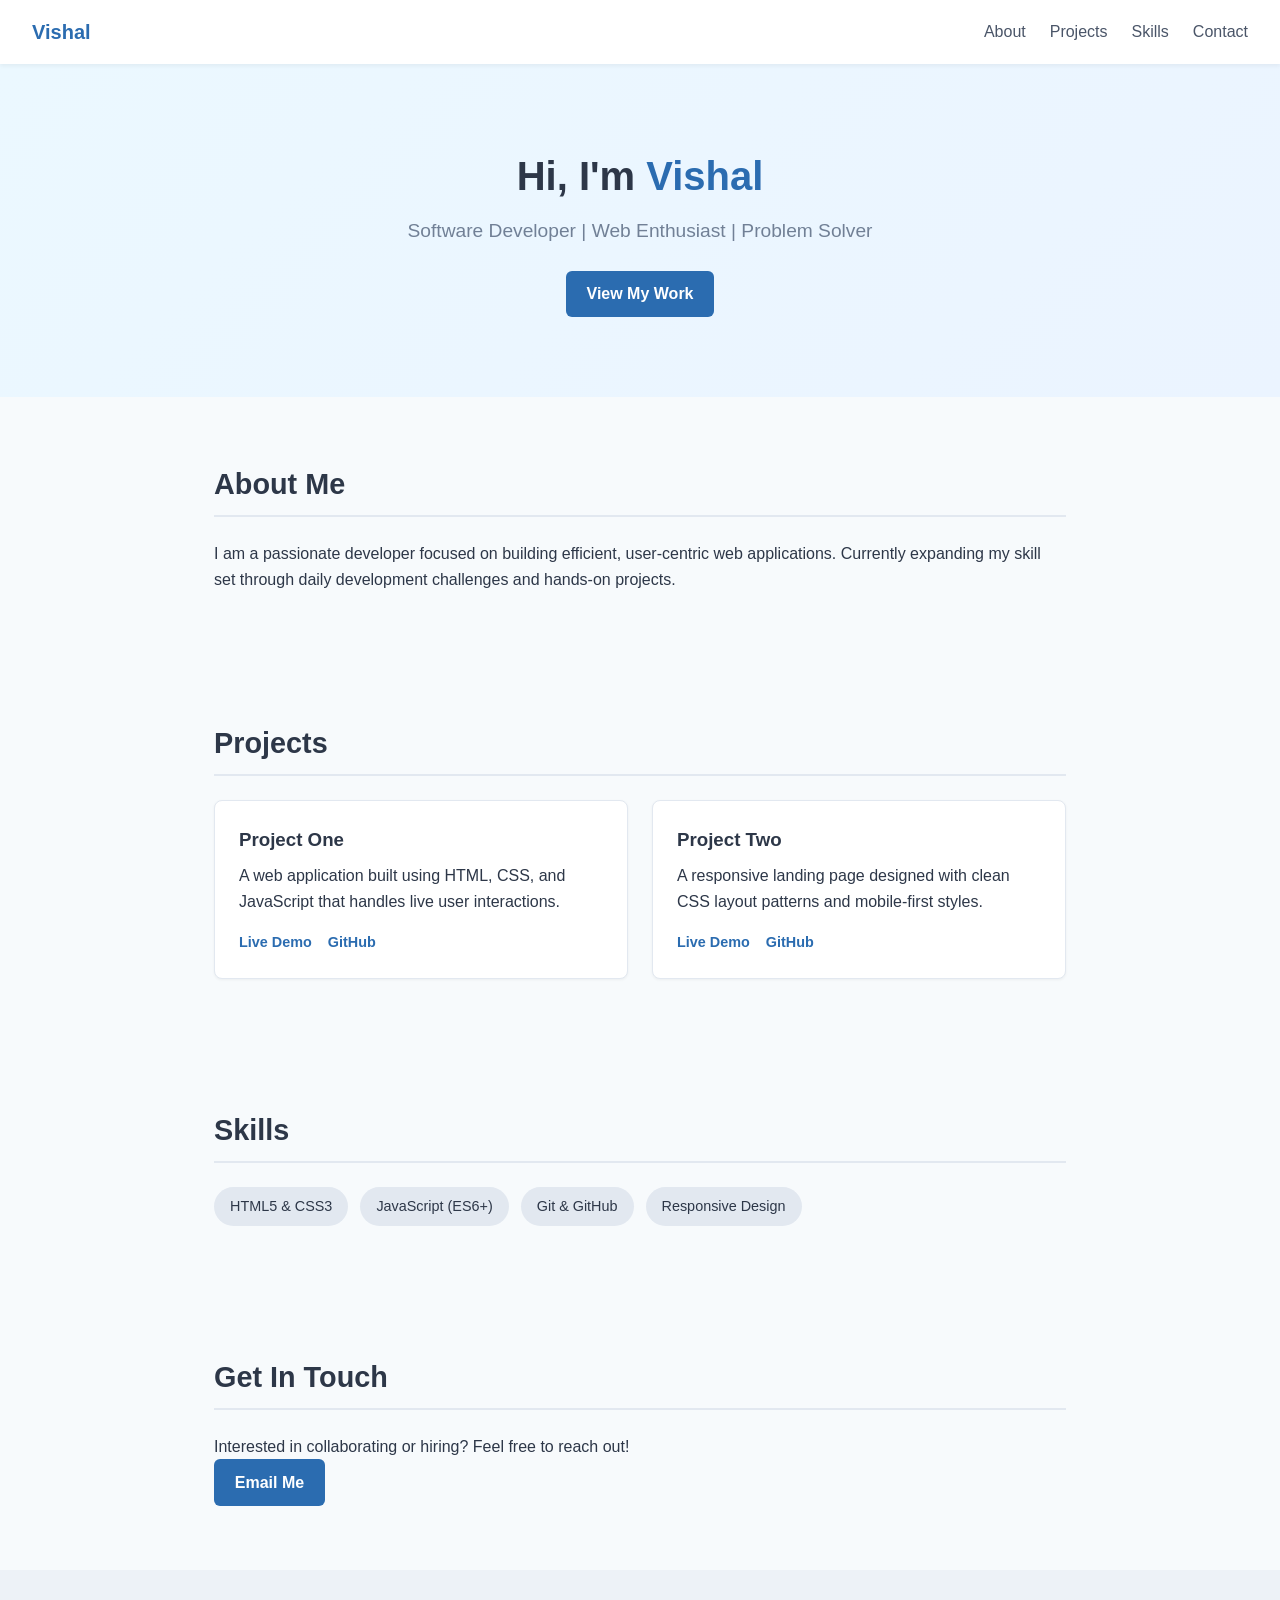
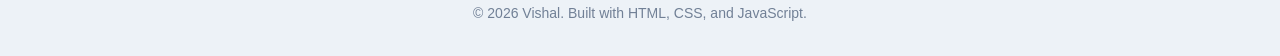
<file: index.html>
<!DOCTYPE html>
<html lang="en">
<head>
  <meta charset="UTF-8">
  <meta name="viewport" content="width=device-width, initial-scale=1.0">
  <title>Vishal | Portfolio</title>
  <link rel="stylesheet" href="style.css">
</head>
<body>

  <!-- Navigation Bar -->
  <nav class="navbar">
    <div class="logo">Vishal</div>
    <ul class="nav-links">
      <li><a href="#about">About</a></li>
      <li><a href="#projects">Projects</a></li>
      <li><a href="#skills">Skills</a></li>
      <li><a href="#contact">Contact</a></li>
    </ul>
  </nav>

  <!-- Hero Section -->
  <header class="hero">
    <h1>Hi, I'm <span class="highlight">Vishal</span></h1>
    <p>Software Developer | Web Enthusiast | Problem Solver</p>
    <a href="#projects" class="btn">View My Work</a>
  </header>

  <!-- About Section -->
  <section id="about" class="section">
    <h2>About Me</h2>
    <p>
      I am a passionate developer focused on building efficient, user-centric web applications. 
      Currently expanding my skill set through daily development challenges and hands-on projects.
    </p>
  </section>

  <!-- Projects Section -->
  <section id="projects" class="section">
    <h2>Projects</h2>
    <div class="project-grid">

      <!-- Project Card 1 -->
      <div class="project-card">
        <h3>Project One</h3>
        <p>A web application built using HTML, CSS, and JavaScript that handles live user interactions.</p>
        <div class="card-links">
          <a href="#" target="_blank">Live Demo</a>
          <a href="#" target="_blank">GitHub</a>
        </div>
      </div>

      <!-- Project Card 2 -->
      <div class="project-card">
        <h3>Project Two</h3>
        <p>A responsive landing page designed with clean CSS layout patterns and mobile-first styles.</p>
        <div class="card-links">
          <a href="#" target="_blank">Live Demo</a>
          <a href="#" target="_blank">GitHub</a>
        </div>
      </div>

    </div>
  </section>

  <!-- Skills Section -->
  <section id="skills" class="section">
    <h2>Skills</h2>
    <ul class="skills-list">
      <li>HTML5 & CSS3</li>
      <li>JavaScript (ES6+)</li>
      <li>Git & GitHub</li>
      <li>Responsive Design</li>
    </ul>
  </section>

  <!-- Contact Section -->
  <section id="contact" class="section">
    <h2>Get In Touch</h2>
    <p>Interested in collaborating or hiring? Feel free to reach out!</p>
    <a href="mailto:your.email@example.com" class="btn">Email Me</a>
  </section>

  <footer>
    <p>&copy; 2026 Vishal. Built with HTML, CSS, and JavaScript.</p>
  </footer>

  <script src="script.js"></script>
</body>
</html>
</file>
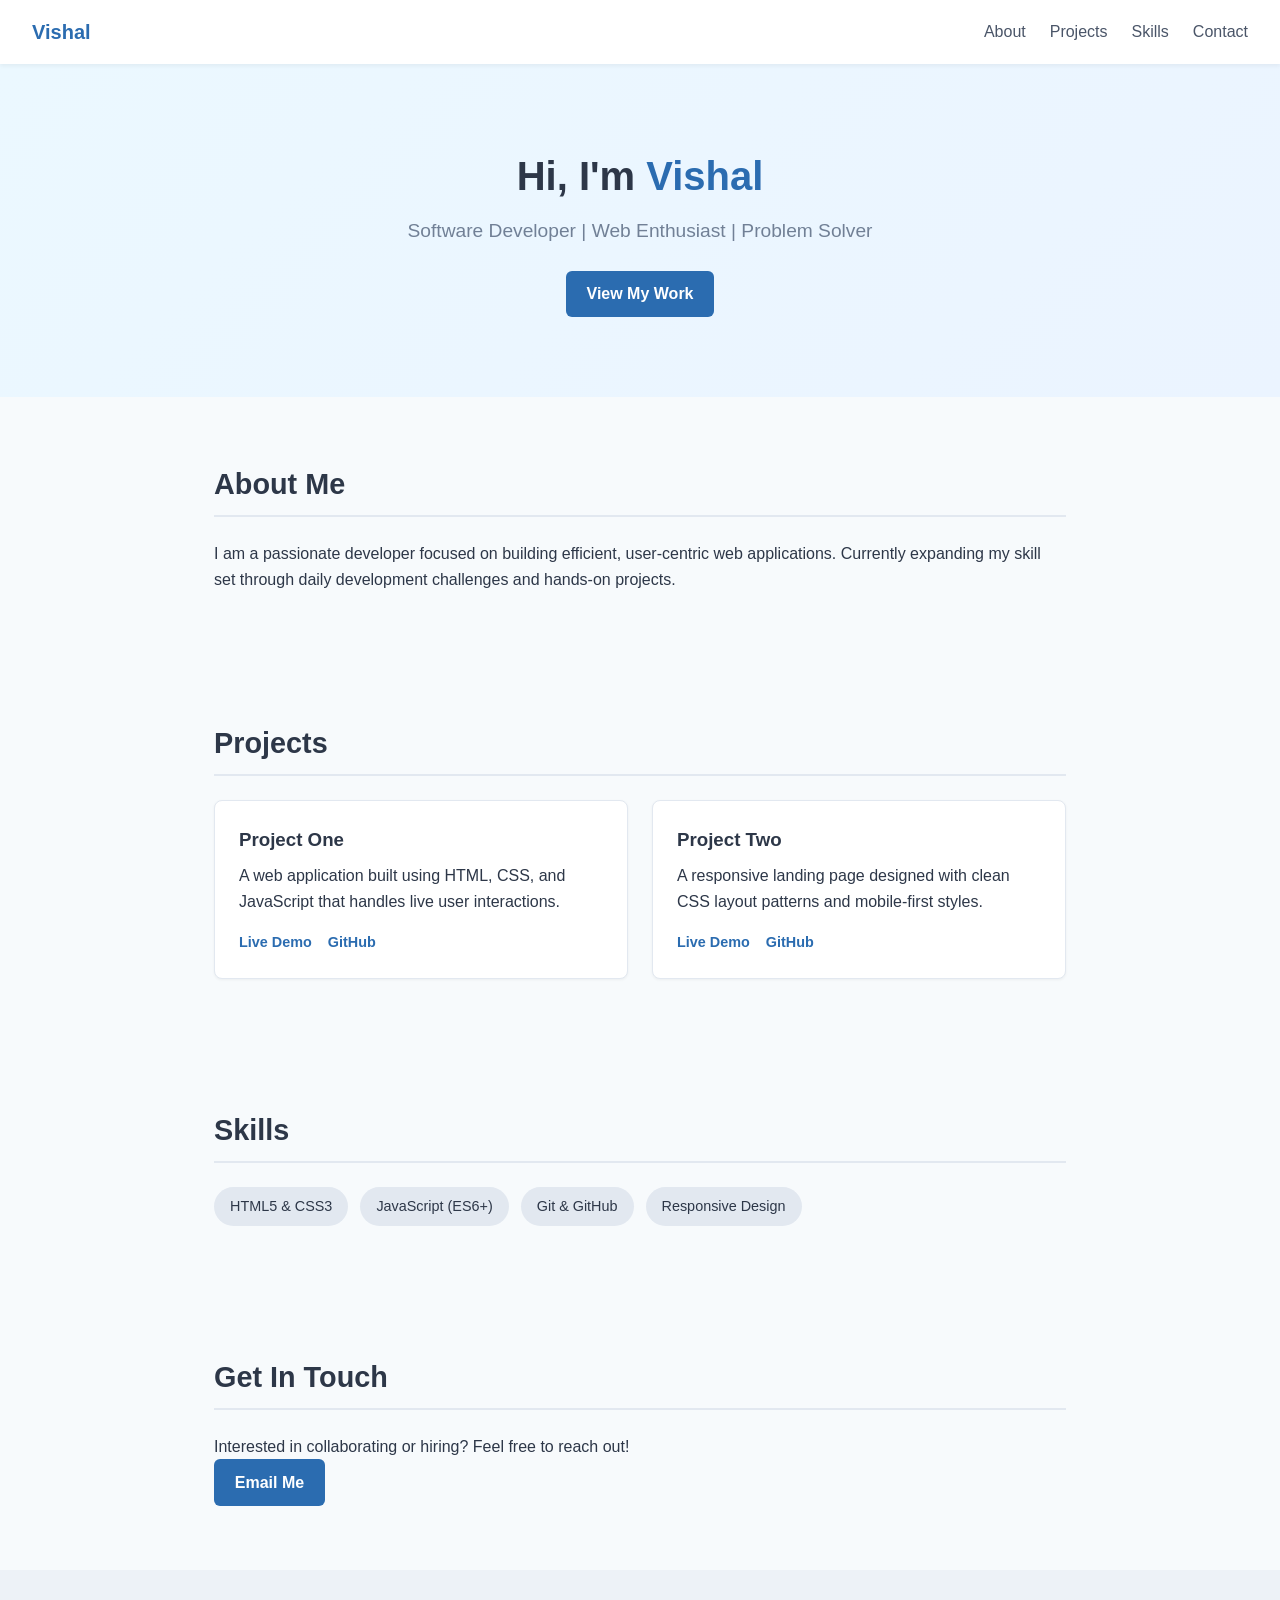
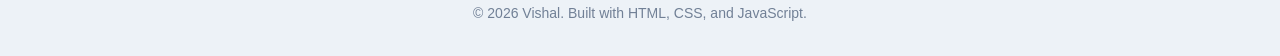
<file: index.html.html>
<!DOCTYPE html>
<html lang="en">
<head>
  <meta charset="UTF-8">
  <meta name="viewport" content="width=device-width, initial-scale=1.0">
  <title>Vishal | Portfolio</title>
  <link rel="stylesheet" href="style.css">
</head>
<body>

  <!-- Navigation Bar -->
  <nav class="navbar">
    <div class="logo">Vishal</div>
    <ul class="nav-links">
      <li><a href="#about">About</a></li>
      <li><a href="#projects">Projects</a></li>
      <li><a href="#skills">Skills</a></li>
      <li><a href="#contact">Contact</a></li>
    </ul>
  </nav>

  <!-- Hero Section -->
  <header class="hero">
    <h1>Hi, I'm <span class="highlight">Vishal</span></h1>
    <p>Software Developer | Web Enthusiast | Problem Solver</p>
    <a href="#projects" class="btn">View My Work</a>
  </header>

  <!-- About Section -->
  <section id="about" class="section">
    <h2>About Me</h2>
    <p>
      I am a passionate developer focused on building efficient, user-centric web applications. 
      Currently expanding my skill set through daily development challenges and hands-on projects.
    </p>
  </section>

  <!-- Projects Section -->
  <section id="projects" class="section">
    <h2>Projects</h2>
    <div class="project-grid">

      <!-- Project Card 1 -->
      <div class="project-card">
        <h3>Project One</h3>
        <p>A web application built using HTML, CSS, and JavaScript that handles live user interactions.</p>
        <div class="card-links">
          <a href="#" target="_blank">Live Demo</a>
          <a href="#" target="_blank">GitHub</a>
        </div>
      </div>

      <!-- Project Card 2 -->
      <div class="project-card">
        <h3>Project Two</h3>
        <p>A responsive landing page designed with clean CSS layout patterns and mobile-first styles.</p>
        <div class="card-links">
          <a href="#" target="_blank">Live Demo</a>
          <a href="#" target="_blank">GitHub</a>
        </div>
      </div>

    </div>
  </section>

  <!-- Skills Section -->
  <section id="skills" class="section">
    <h2>Skills</h2>
    <ul class="skills-list">
      <li>HTML5 & CSS3</li>
      <li>JavaScript (ES6+)</li>
      <li>Git & GitHub</li>
      <li>Responsive Design</li>
    </ul>
  </section>

  <!-- Contact Section -->
  <section id="contact" class="section">
    <h2>Get In Touch</h2>
    <p>Interested in collaborating or hiring? Feel free to reach out!</p>
    <a href="mailto:your.email@example.com" class="btn">Email Me</a>
  </section>

  <footer>
    <p>&copy; 2026 Vishal. Built with HTML, CSS, and JavaScript.</p>
  </footer>

  <script src="script.js"></script>
</body>
</html>
</file>
<file: style.css>
/* Reset & Base Styles */
* {
  margin: 0;
  padding: 0;
  box-sizing: border-box;
}

body {
  font-family: -apple-system, BlinkMacSystemFont, "Segoe UI", Roboto, sans-serif;
  line-height: 1.6;
  color: #2d3748;
  background-color: #f7fafc;
}

/* Navigation */
.navbar {
  display: flex;
  justify-content: space-between;
  align-items: center;
  padding: 1rem 2rem;
  background-color: #ffffff;
  box-shadow: 0 2px 4px rgba(0,0,0,0.05);
  position: sticky;
  top: 0;
  z-index: 100;
}

.logo {
  font-weight: 700;
  font-size: 1.25rem;
  color: #2b6cb0;
}

.nav-links {
  display: flex;
  list-style: none;
  gap: 1.5rem;
}

.nav-links a {
  text-decoration: none;
  color: #4a5568;
  font-weight: 500;
  transition: color 0.2s;
}

.nav-links a:hover {
  color: #2b6cb0;
}

/* Hero Section */
.hero {
  text-align: center;
  padding: 5rem 1rem;
  background: linear-gradient(135deg, #ebf8ff 0%, #ebf4ff 100%);
}

.hero h1 {
  font-size: 2.5rem;
  margin-bottom: 0.5rem;
}

.highlight {
  color: #2b6cb0;
}

.hero p {
  font-size: 1.2rem;
  color: #718096;
  margin-bottom: 1.5rem;
}

/* Buttons */
.btn {
  display: inline-block;
  padding: 0.65rem 1.3rem;
  background-color: #2b6cb0;
  color: #ffffff;
  text-decoration: none;
  border-radius: 6px;
  font-weight: 600;
  transition: background-color 0.2s;
}

.btn:hover {
  background-color: #2c5282;
}

/* Sections */
.section {
  max-width: 900px;
  margin: 0 auto;
  padding: 4rem 1.5rem;
}

.section h2 {
  font-size: 1.8rem;
  margin-bottom: 1.5rem;
  border-bottom: 2px solid #e2e8f0;
  padding-bottom: 0.5rem;
}

/* Project Cards Grid */
.project-grid {
  display: grid;
  grid-template-columns: repeat(auto-fit, minmax(280px, 1fr));
  gap: 1.5rem;
}

.project-card {
  background: #ffffff;
  border: 1px solid #e2e8f0;
  padding: 1.5rem;
  border-radius: 8px;
  box-shadow: 0 1px 3px rgba(0,0,0,0.05);
}

.project-card h3 {
  margin-bottom: 0.5rem;
  color: #2d3748;
}

.card-links {
  margin-top: 1rem;
  display: flex;
  gap: 1rem;
}

.card-links a {
  color: #2b6cb0;
  text-decoration: none;
  font-weight: 600;
  font-size: 0.9rem;
}

/* Skills List */
.skills-list {
  display: flex;
  flex-wrap: wrap;
  gap: 0.75rem;
  list-style: none;
}

.skills-list li {
  background: #e2e8f0;
  padding: 0.5rem 1rem;
  border-radius: 20px;
  font-size: 0.9rem;
  font-weight: 500;
}

/* Footer */
footer {
  text-align: center;
  padding: 2rem;
  background-color: #edf2f7;
  color: #718096;
  font-size: 0.875rem;
}

/* Mobile Responsiveness */
@media (max-width: 600px) {
  .navbar {
    flex-direction: column;
    gap: 0.5rem;
  }
  .hero h1 {
    font-size: 2rem;
  }
}
</file>
